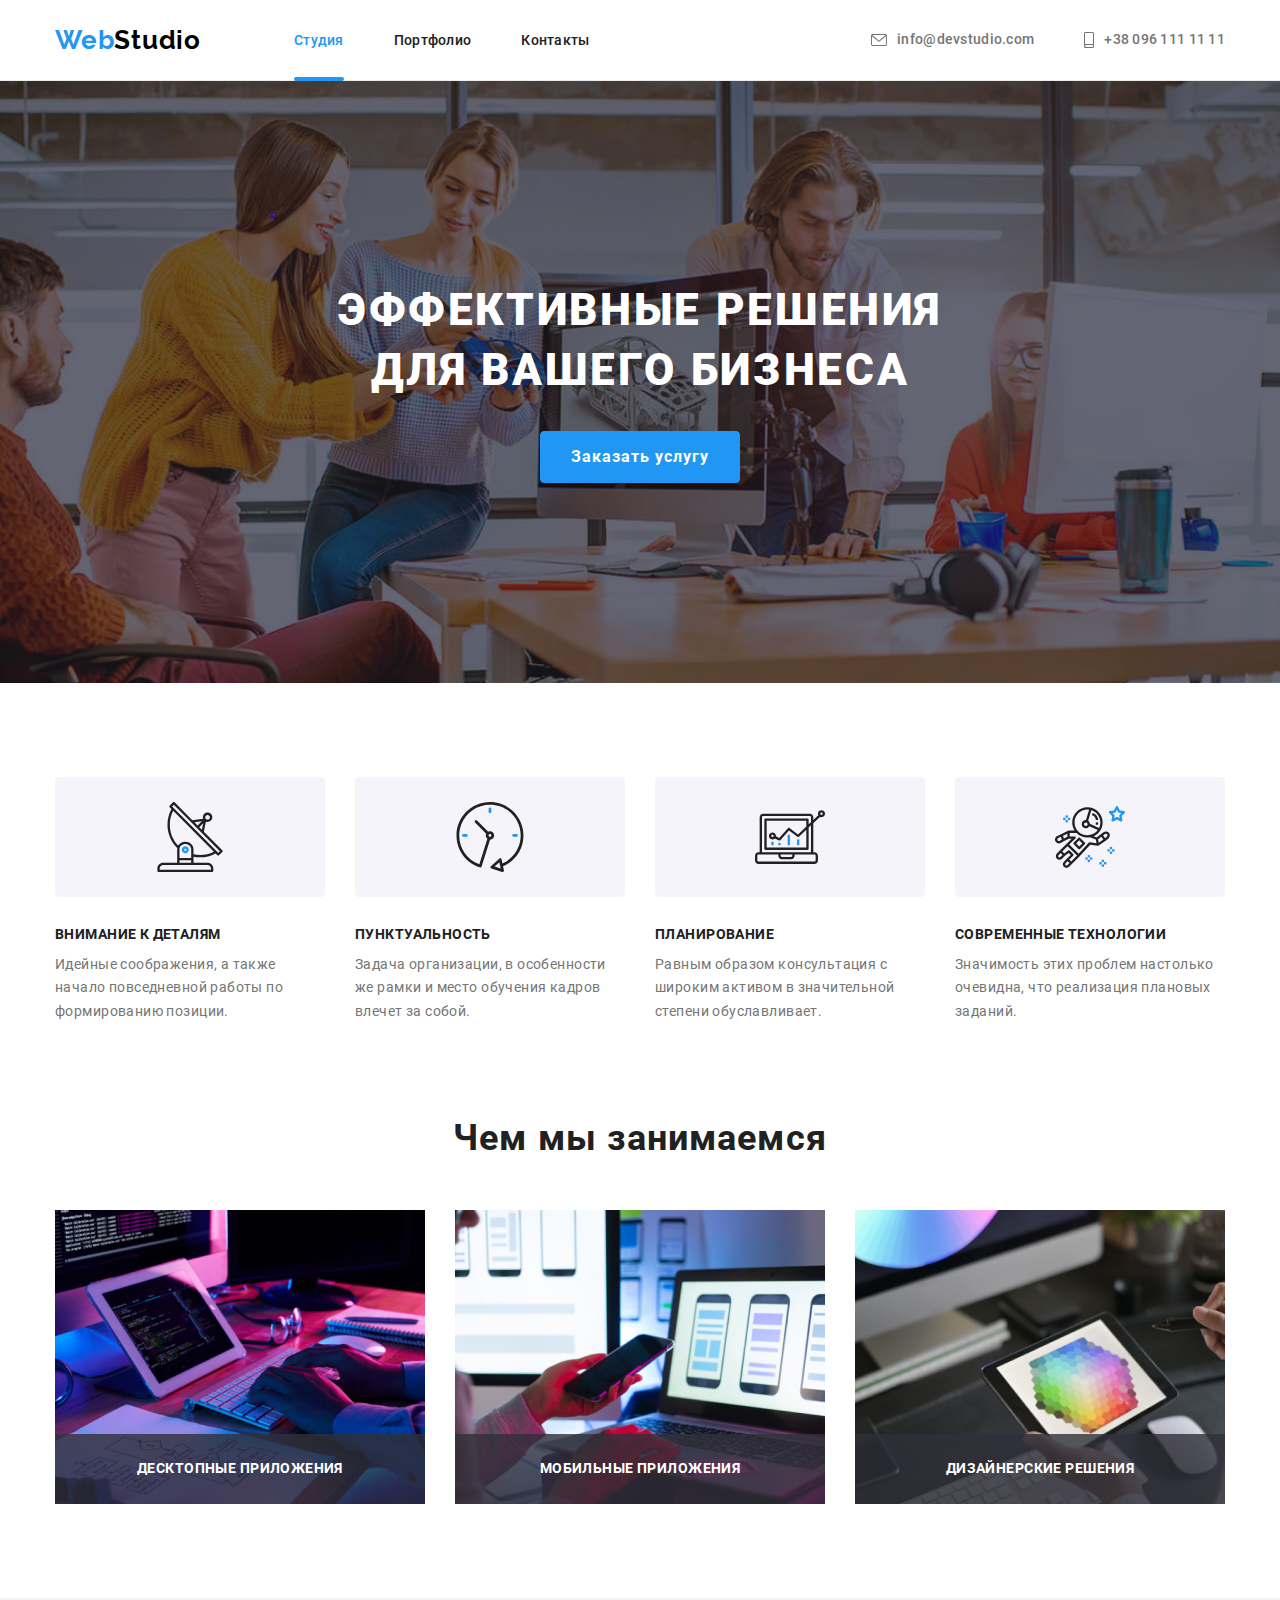
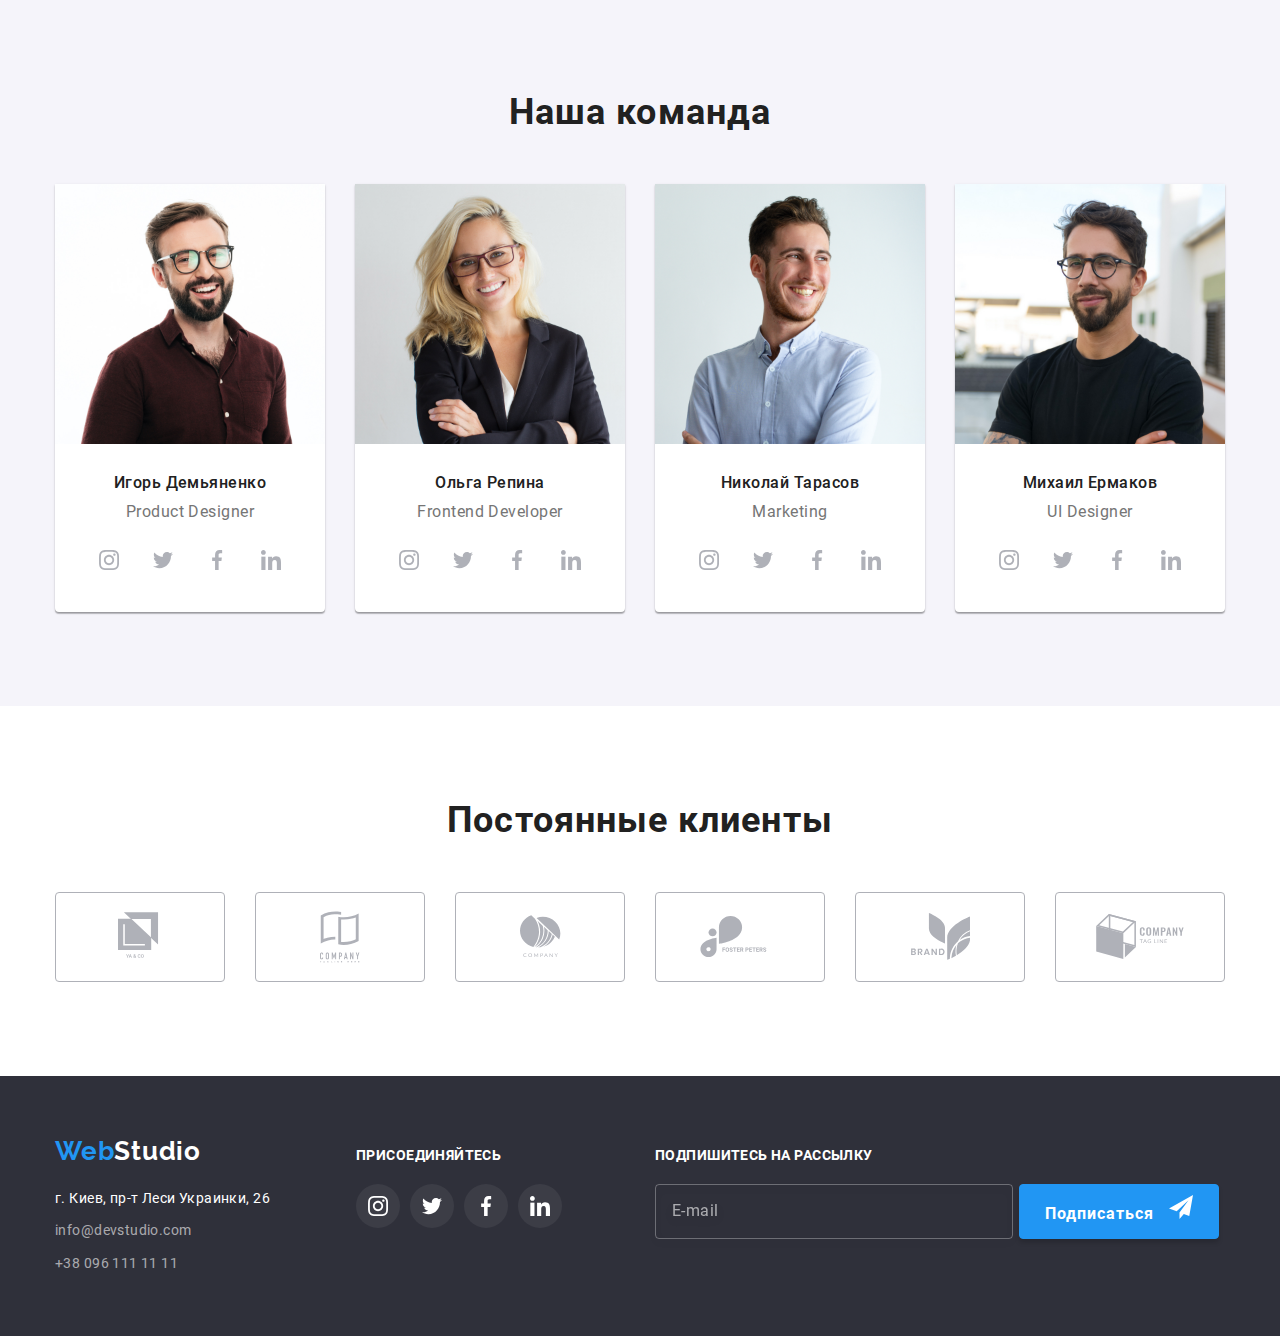
<file: index.html>
<!DOCTYPE html>
<html lang="ru">
<head>
    <meta charset="UTF-8">
    <meta name="viewport" content="width=device-width, initial-scale=1.0">
    <title>WebStudio</title>
    <link rel="stylesheet" href="https://cdnjs.cloudflare.com/ajax/libs/modern-normalize/1.0.0/modern-normalize.min.css">
    <link rel="stylesheet" href="./css/fonts.css">
    <link rel="stylesheet" href="./css/main.css">
</head>
<body>
    <header class="header">
        <div class="container">
            <nav class="nav">
                <a class="logo__link" href="./index.html">
                    Web<span class="black">Studio</span>
                </a>
        
                <ul class="nav__list">
                    <li class="nav__item">
                        <a class="nav__link active" href="./index.html">Студия</a>
                    </li>
                    <li class="nav__item">
                        <a class="nav__link" href="./portfolio.html">Портфолио</a>
                    </li>
                    <li class="nav__item">
                        <a class="nav__link" href="#">Контакты</a>
                    </li>
                </ul>
            </nav>
            <ul class="contacts">
                <li class="contacts__item">
                    <a class="contacts__link" href="mailto:info@devstudio.com">
                        <svg class="contacts__icon" width="16" height="12">
                            <use href="./images/sprite.svg#icon-envelope"></use>
                        </svg>
                        info@devstudio.com
                    </a>
                </li>
                <li class="contacts__item">
                    <a class="contacts__link" href="tel:+380961111111">
                        <svg class="contacts__icon" width="10" height="16">
                            <use href="./images/sprite.svg#icon-smartphone"></use>
                        </svg>
                        +38 096 111 11 11
                    </a>
                </li>
            </ul>
        </div>
    </header>
    <main>
        <!-- Hero -->
        <section class="hero">
            <h1 class="hero__title">Эффективные решения для вашего бизнеса</h1>
            <button class="hero__btn" type="button" data-modal-open>Заказать услугу</button>
        </section>

        <!-- Advantage -->
        <section class="advantage">
            <div class="container">
                <h2 class="visually-hidden">Достоинства</h2>
                <ul class="advantage__list">
                    <li class="advantage__item">
                        <div class="advantage__pic">
                            <svg class="advantage__icon" width="70" height="70">
                                <use href="./images/sprite.svg#icon-antenna"></use>
                            </svg>
                        </div>
                        <h3 class="advantage__title">Внимание к деталям</h3>
                        <p class="advantage__text">
                            Идейные соображения, а также начало повседневной работы по формированию позиции.
                        </p>
                    </li>
                    <li class="advantage__item">
                        <div class="advantage__pic">
                            <svg class="advantage__icon" width="70" height="70">
                                <use href="./images/sprite.svg#icon-clock"></use>
                            </svg>
                        </div>
                        <h3 class="advantage__title">Пунктуальность</h3>
                        <p class="advantage__text">
                            Задача организации, в особенности же рамки и место обучения кадров влечет за собой.
                        </p>
                    </li>
                    <li class="advantage__item">
                        <div class="advantage__pic">
                            <svg class="advantage__icon" width="70" height="70">
                                <use href="./images/sprite.svg#icon-diagram"></use>
                            </svg>
                        </div>
                        <h3 class="advantage__title">Планирование</h3>
                        <p class="advantage__text">
                            Равным образом консультация с широким активом в значительной степени обуславливает.
                        </p>
                    </li>
                    <li class="advantage__item">
                        <div class="advantage__pic">
                            <svg class="advantage__icon" width="70" height="70">
                                <use href="./images/sprite.svg#icon-astronaut"></use>
                            </svg>
                        </div>
                        <h3 class="advantage__title">Современные технологии</h3>
                        <p class="advantage__text">
                            Значимость этих проблем настолько очевидна, что реализация плановых заданий.
                        </p>
                    </li>
                </ul>
            </div>
        </section>

        <!-- Services -->
        <section class="services">
            <div class="container">
                <h2 class="title">Чем мы занимаемся</h2>
                <ul class="services__list">
                    <li class="services__item">
                        <h3 class="services__title">Десктопные приложения</h3>
                        <img class="services__img" src="./images/wedo/wedo1.jpg" alt="Разработка веб-сайта" width="370"
                            height="294">
                    </li>
                    <li class="services__item">
                        <h3 class="services__title">Мобильные приложения</h3>
                        <img class="services__mg" src="./images/wedo/wedo2.jpg" alt="Разработка мобильных приложений"
                            width="370" height="294">
                    </li>
                    <li class="services__item">
                        <h3 class="services__title">Дизайнерские решения</h3>
                        <img class="services__img" src="./images/wedo/wedo3.jpg" alt="Разработка веб-дизайна" width="370"
                            height="294">
                    </li>
                </ul>
            </div>
        </section>

        <!-- Our Team -->
        <section class="team">
            <div class="container">
                <h2 class="title">Наша команда</h2>
                <ul class="team__list">
                    <li class="team__worker">
                        <img class="worker__photo" src="./images/team/igor.jpg" alt="Игорь Демьяненко Дизайнер Продукции"
                            width="270" height="260">
                        <div class="worker__discription">
                            <h3 class="worker__name">Игорь Демьяненко</h3>
                            <p class="worker__post" lang="en">Product Designer</p>
                            <ul class="worker__social">
                                <li class="social__item">
                                    <a class="social__link" href="https://www.instagram.com" target="_blank">
                                        <svg class="social__network" width="20" height="20">
                                            <use href="./images/sprite.svg#icon-instagram"></use>
                                        </svg>
                                    </a>
                                </li>
                                <li class="social__item">
                                    <a class="social__link" href="https://twitter.com" target="_blank">
                                        <svg class="social__network" width="20" height="20">
                                            <use href="./images/sprite.svg#icon-twitter"></use>
                                        </svg>
                                    </a>
                                </li>
                                <li class="social__item">
                                    <a class="social__link" href="https://www.facebook.com" target="_blank">
                                        <svg class="social__network" width="20" height="20">
                                            <use href="./images/sprite.svg#icon-facebook"></use>
                                        </svg>
                                    </a>
                                </li>
                                <li class="social__item">
                                    <a class="social__link" href="https://www.linkedin.com" target="_blank">
                                        <svg class="social__network" width="20" height="20">
                                            <use href="./images/sprite.svg#icon-linkedin"></use>
                                        </svg>
                                    </a>
                                </li>
                            </ul>
                        </div>
                    </li>
                    <li class="team__worker">
                        <img class="worker__photo" src="./images/team/olga.jpg" alt="Ольга Репина Фронтенд-разработик"
                            width="270" height="260">
                        <div class="worker__discription">
                            <h3 class="worker__name">Ольга Репина</h3>
                            <p class="worker__post" lang="en">Frontend Developer</p>
                            <ul class="worker__social">
                                <li class="social__item">
                                    <a class="social__link" href="https://www.instagram.com" target="_blank">
                                        <svg class="social__network" width="20" height="20">
                                            <use href="./images/sprite.svg#icon-instagram"></use>
                                        </svg>
                                    </a>
                                </li>
                                <li class="social__item">
                                    <a class="social__link" href="https://twitter.com" target="_blank">
                                        <svg class="social__network" width="20" height="20">
                                            <use href="./images/sprite.svg#icon-twitter"></use>
                                        </svg>
                                    </a>
                                </li>
                                <li class="social__item">
                                    <a class="social__link" href="https://www.facebook.com" target="_blank">
                                        <svg class="social__network" width="20" height="20">
                                            <use href="./images/sprite.svg#icon-facebook"></use>
                                        </svg>
                                    </a>
                                </li>
                                <li class="social__item">
                                    <a class="social__link" href="https://www.linkedin.com" target="_blank">
                                        <svg class="social__network" width="20" height="20">
                                            <use href="./images/sprite.svg#icon-linkedin"></use>
                                        </svg>
                                    </a>
                                </li>
                            </ul>
                        </div>
                    </li>
                    <li class="team__worker">
                        <img class="worker__photo" src="./images/team/nikolay.jpg" alt="Николай Тарасов Маркетолог" width="270"
                            height="260">
                        <div class="worker__discription">
                            <h3 class="worker__name">Николай Тарасов</h3>
                            <p class="worker__post" lang="en">Marketing</p>
                            <ul class="worker__social">
                                <li class="social__item">
                                    <a class="social__link" href="https://www.instagram.com" target="_blank">
                                        <svg class="social__network" width="20" height="20">
                                            <use href="./images/sprite.svg#icon-instagram"></use>
                                        </svg>
                                    </a>
                                </li>
                                <li class="social__item">
                                    <a class="social__link" href="https://twitter.com" target="_blank">
                                        <svg class="social__network" width="20" height="20">
                                            <use href="./images/sprite.svg#icon-twitter"></use>
                                        </svg>
                                    </a>
                                </li>
                                <li class="social__item">
                                    <a class="social__link" href="https://www.facebook.com" target="_blank">
                                        <svg class="social__network" width="20" height="20">
                                            <use href="./images/sprite.svg#icon-facebook"></use>
                                        </svg>
                                    </a>
                                </li>
                                <li class="social__item">
                                    <a class="social__link" href="https://www.linkedin.com" target="_blank">
                                        <svg class="social__network" width="20" height="20">
                                            <use href="./images/sprite.svg#icon-linkedin"></use>
                                        </svg>
                                    </a>
                                </li>
                            </ul>
                        </div>
                    </li>
                    <li class="team__worker">
                        <img class="worker__photo" src="./images/team/michail.jpg" alt="Михаил Ермаков Дизайнер ПИ" width="270"
                            height="260">
                        <div class="worker__discription">
                            <h3 class="worker__name">Михаил Ермаков</h3>
                            <p class="worker__post" lang="en">UI Designer</p>
                            <ul class="worker__social">
                                <li class="social__item">
                                    <a class="social__link" href="https://www.instagram.com" target="_blank">
                                        <svg class="social__network" width="20" height="20">
                                            <use href="./images/sprite.svg#icon-instagram"></use>
                                        </svg>
                                    </a>
                                </li>
                                <li class="social__item">
                                    <a class="social__link" href="https://twitter.com" target="_blank">
                                        <svg class="social__network" width="20" height="20">
                                            <use href="./images/sprite.svg#icon-twitter"></use>
                                        </svg>
                                    </a>
                                </li>
                                <li class="social__item">
                                    <a class="social__link" href="https://www.facebook.com" target="_blank">
                                        <svg class="social__network" width="20" height="20">
                                            <use href="./images/sprite.svg#icon-facebook"></use>
                                        </svg>
                                    </a>
                                </li>
                                <li class="social__item">
                                    <a class="social__link" href="https://www.linkedin.com" target="_blank">
                                        <svg class="social__network" width="20" height="20">
                                            <use href="./images/sprite.svg#icon-linkedin"></use>
                                        </svg>
                                    </a>
                                </li>
                            </ul>
                        </div>
                    </li>
                </ul>
            </div>
        </section>
        <!-- Regular Customers -->
        <section class="customers">
            <div class="container">
                <h2 class="title">Постоянные клиенты</h2>
                <ul class="customers__list">
                    <li class="customers__item">
                        <a class="customers__link" href="/">
                            <svg class="customers__logo" width="44.27" height="49.23">
                                <use href="./images/sprite.svg#icon-client1"></use>
                            </svg>
                        </a>
                    </li>
                    <li class="customers__item">
                        <a class="customers__link" href="/">
                            <svg class="customers__logo" width="40" height="52">
                                <use href="./images/sprite.svg#icon-client2"></use>
                            </svg>
                        </a>
                    </li>
                    <li class="customers__item">
                        <a class="customers__link" href="/">
                            <svg class="customers__logo" width="41" height="42.6">
                                <use href="./images/sprite.svg#icon-client3"></use>
                            </svg>
                        </a>
                    </li>
                    <li class="customers-item">
                        <a class="customers__link" href="/">
                            <svg class="customers__logo" width="79.66" height="42.02">
                                <use href="./images/sprite.svg#icon-client4"></use>
                            </svg>
                        </a>
                    </li>
                    <li class="customers__item">
                        <a class="customers__link" href="/">
                            <svg class="customers__logo" width="59" height="47">
                                <use href="./images/sprite.svg#icon-client5"></use>
                            </svg>
                        </a>
                    </li>
                    <li class="customers__item">
                        <a class="customers__link" href="/">
                            <svg class="customers__logo" width="88.48" height="45.44">
                                <use href="./images/sprite.svg#icon-client6"></use>
                            </svg>
                        </a>
                    </li>
                </ul>
            </div>
        </section>
    </main>

    <footer class="footer">
        <div class="container">
            <!-- Contacts -->
            <div class="footer__address">
                <a href="./index.html" class="logo__link">
                    Web<span class="white">Studio</span>
                </a>
                <address class="address">
                    <ul class="address__list">
                        <li class="address__item">
                            <a class="address__map" href="https://goo.gl/maps/bj7WodvELnyaLLuA9" target="_blank">г. Киев,
                                пр-т Леси
                                Украинки, 26</a>
                        </li>
                        <li class="address__item">
                            <a class="address__link" href="mailto:info@devstudio.com">info@devstudio.com</a>
                        </li>
                        <li class="address__item">
                            <a class="address__link" href="tel:+380961111111">+38 096 111 11 11</a>
                        </li>
                    </ul>
                </address>
            </div>
            <div class="footer__social">
                <h2 class="footer__title">присоединяйтесь</h2>
                <ul class="footer-social__list">
                    <li class="footer-social__item">
                        <a class="footer-social__link" href="https://www.instagram.com" target="_blank">
                            <svg class="footer-social__icon" width="20" height="20">
                                <use href="./images/sprite.svg#icon-instagram"></use>
                            </svg>
                        </a>
                    </li>
                    <li class="footer-social__item">
                        <a class="footer-social__link" href="https://twitter.com" target="_blank">
                            <svg class="footer-social__icon" width="20" height="20">
                                <use href="./images/sprite.svg#icon-twitter"></use>
                            </svg>
                        </a>
                    </li>
                    <li class="footer-social__item">
                        <a class="footer-social__link" href="https://www.facebook.com" target="_blank">
                            <svg class="footer-social__icon" width="20" height="20">
                                <use href="./images/sprite.svg#icon-facebook"></use>
                            </svg>
                        </a>
                    </li>
                    <li class="footer-social__item">
                        <a class="footer-social__link" href="https://www.linkedin.com" target="_blank">
                            <svg class="footer-social__icon" width="20" height="20">
                                <use href="./images/sprite.svg#icon-linkedin"></use>
                            </svg>
                        </a>
                    </li>
                </ul>
            </div>
            <!-- Subscriotion -->
            <form class="subs__form">
                <p class="footer__title">Подпишитесь на рассылку</p>
                <div class="subscription">
                    <label for="subs__email"></label>
                    <input class="subs__input" id="subs-email" name="subs-email" type="email" placeholder="E-mail"
                        autocomplete="email">
                    <button class="subs__btn" type="submit">Подписаться
                        <svg class="icon__send" width="24" height="24">
                            <use href="./images/sprite.svg#icon-send"></use>
                        </svg>
                    </button>
                </div>
            </form>
        </div>
    </footer>
    
    <!-- Modal Button -->
    <div class="backdrop is-hidden" data-modal>
        <div class="modal">
            <button class="modal__btn" type="button" data-modal-close>
                <svg class="icon__close" width="11px" height="11px">
                    <use href="./images/sprite.svg#icon-close"></use>
                </svg>
            </button>
            <form class="form">
                <b class="form__title">Оставьте свои данные, мы вам перезвоним</b>
                <div class="form__field">
                    <label class="field__label" for="name">Имя</label>
                    <input class="field__input" id="name" type="text" name="name" autocomplete="name">
                    <svg class="icon__input" width="18px" height="18px">
                        <use href="./images/sprite.svg#icon-person"></use>
                    </svg>
                </div>
                <div class="form__field">
                    <label class="field__label" for="tel">Телефон</label>
                    <input class="field__input" id="tel" type="tel" name="tel" autocomplete="tel">
                    <svg class="icon__input" width="18px" height="18px">
                        <use href="./images/sprite.svg#icon-phone"></use>
                    </svg>
                </div>
                <div class="form__field">
                    <label class="field__label" for="email">Почта</label>
                    <input class="field__input" id="email" type="email" name="email" autocomplete="email">
                    <svg class="icon__input" width="18px" height="18px">
                        <use href="./images/sprite.svg#icon-email"></use>
                    </svg>
                </div>
                <div class="form__field comment">
                    <label class="field__label" for="comment">Комментарий</label>
                    <textarea class="field__input textarea" id="comment" name="comment"
                        placeholder="Введите текст"></textarea>
                </div>
                <div class="form__check">
                    <input class="check__input" type="checkbox" id="check" name="privacy">
                    <label class="check__label" for="check">Соглашаюсь с рассылкой и принимаю<a class="policy__link"
                            href="https://policies.google.com/terms?hl=ru-UA&fg=1">Условия договора</a></label>
                </div>
                <button class="send__btn" type="submit">Отправить</button>
    
            </form>
        </div>
    </div>
    <script src="./js/modal.js"></script>
</body>
</html>
</file>
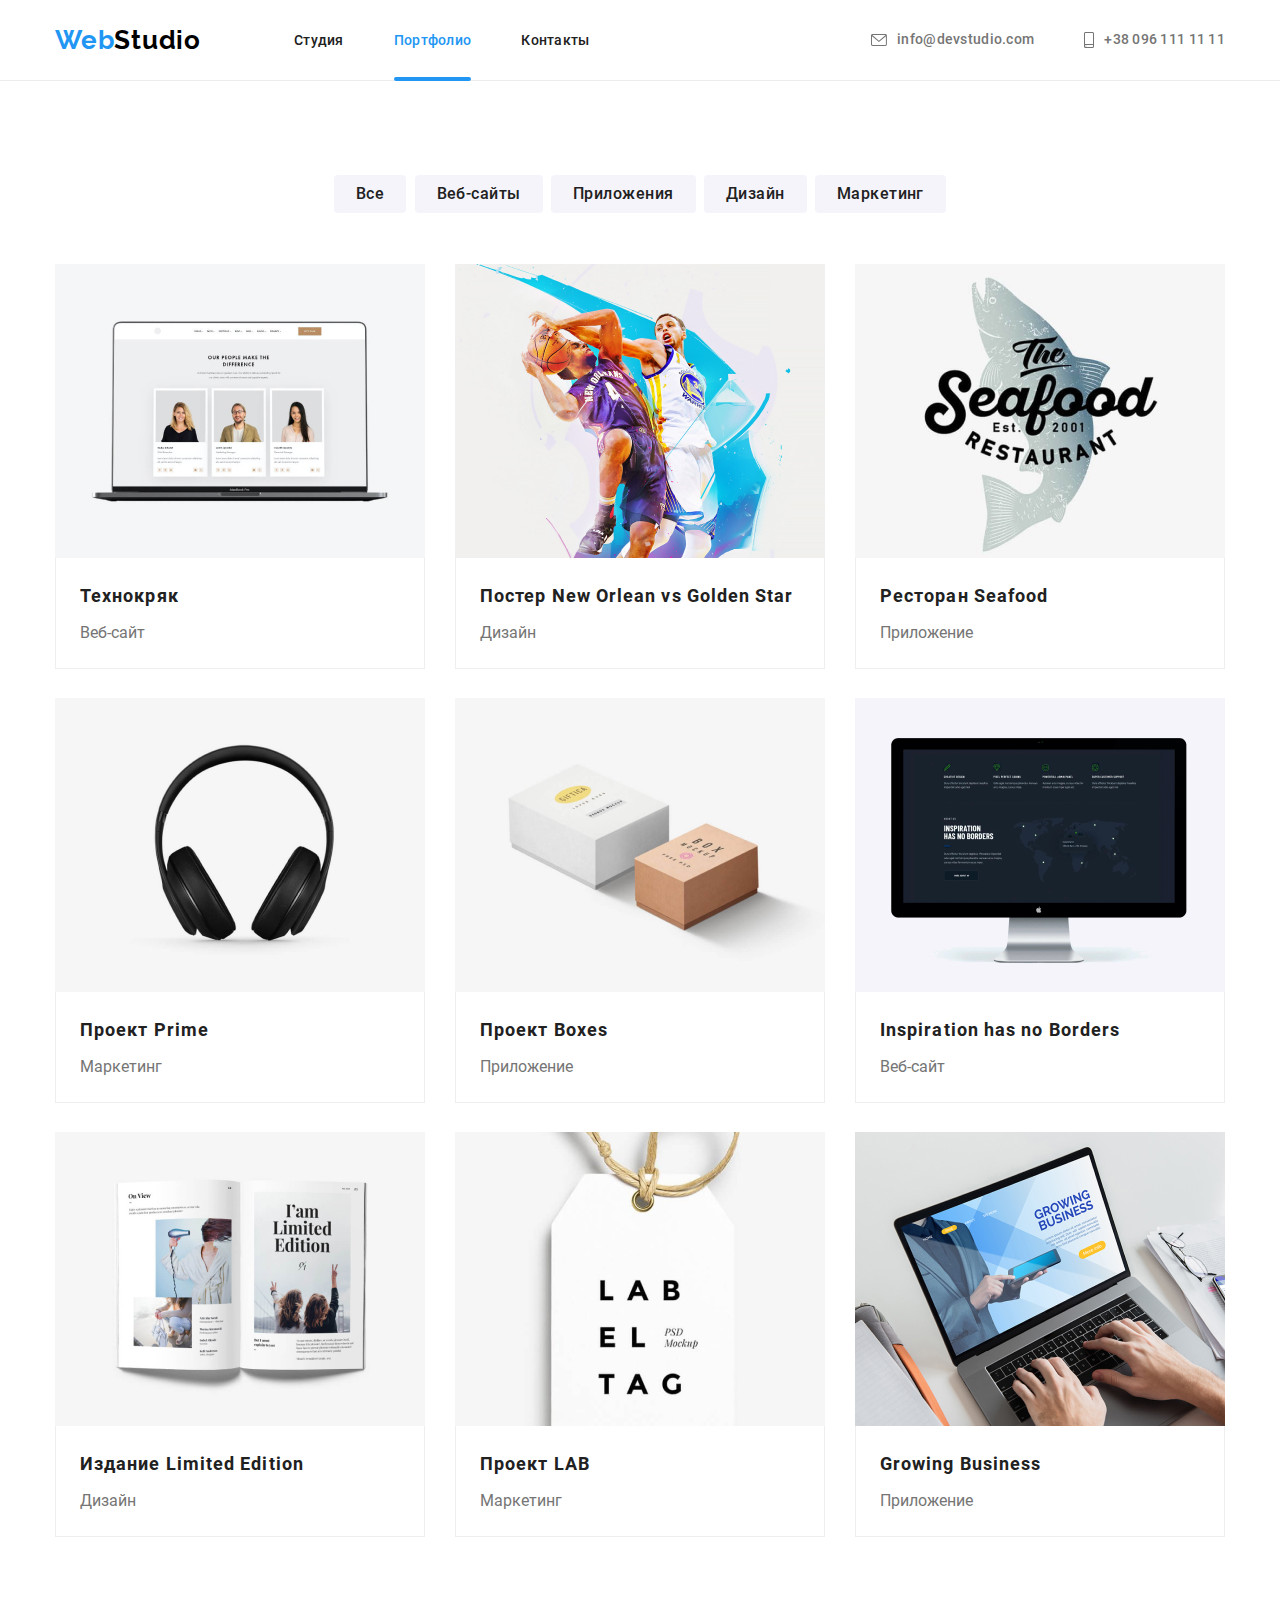
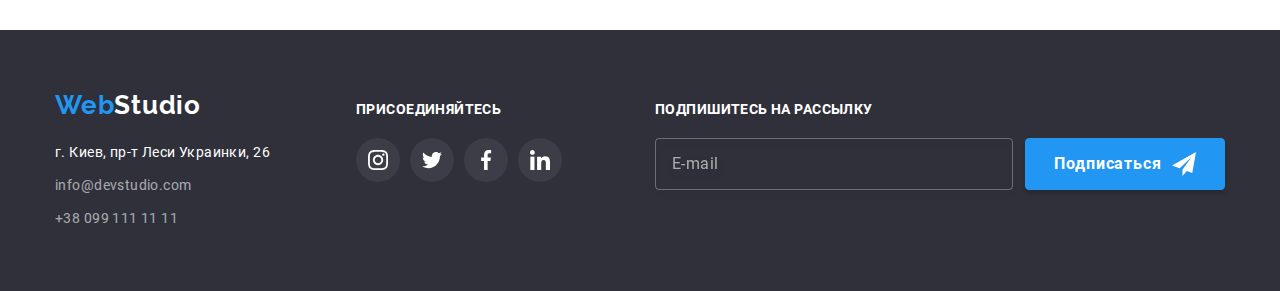
<file: portfolio.html>
<!DOCTYPE html>
<html lang="ru">

<head>
    <meta charset="UTF-8">
    <meta name="viewport" content="width=device-width, initial-scale=1.0">
    <title>Портфолио</title>
    <link rel="stylesheet"
        href="https://cdnjs.cloudflare.com/ajax/libs/modern-normalize/1.0.0/modern-normalize.min.css">
    <link rel="stylesheet" href="./css/fonts.css">
    <link rel="stylesheet" href="./css/portfolio.css">
</head>
<body>
    <header class="header">
        <div class="container">
            <!-- Navigation -->
            <nav class="nav">
                <a class="logo__link" href="./index.html">
                    Web<span class="black">Studio</span>
                </a>

                <ul class="nav__list">
                    <li class="nav__item">
                        <a class="nav__link" href="./index.html">Студия</a>
                    </li>
                    <li class="nav__item">
                        <a class="nav__link active" href="./portfolio.html">Портфолио</a>
                    </li>
                    <li class="nav__item">
                        <a class="nav__link" href="#">Контакты</a>
                    </li>
                </ul>
            </nav>
            <ul class="contacts">
                <li class="contacts__item">
                    <a class="contacts__link" href="mailto:info@devstudio.com">
                        <svg class="contacts__icon" width="16" height="12">
                            <use href="./images/sprite.svg#icon-envelope"></use>
                        </svg>
                        info@devstudio.com
                    </a>
                </li>
                <li class="contacts__item">
                    <a class="contacts__link" href="tel:+380961111111">
                        <svg class="contacts__icon" width="10" height="16">
                            <use href="./images/sprite.svg#icon-smartphone"></use>
                        </svg>
                        +38 096 111 11 11
                    </a>
                </li>
            </ul>
        </div>
    </header>
    <main>
        <!-- Portfolio -->
        <section class="portfolio">
            <div class="container">
                <h1 class="visually-hidden">Портфолио</h1>
                <ul class="filters">
                    <li class="filters__item">
                        <button class="filters__button" type="button">Все</button>
                    </li>
                    <li class="filters__item">
                        <button class="filters__button" type="button">Веб-сайты</button>
                    </li>
                    <li class="filters__item">
                        <button class="filters__button" type="button">Приложения</button>
                    </li>
                    <li class="filters__item">
                        <button class="filters__button" type="button">Дизайн</button>
                    </li>
                    <li class="filters__item">
                        <button class="filters__button" type="button">Маркетинг</button>
                    </li>
                </ul>
    
                <!-- Projects -->
                <ul class="projects">
                    <li class="projects__list">
                        <a class="projects__link" href="#">
                            <div class="thumb">
                                <p class="overlay">Технокряк это современная площадка распространения коронавируса. Компании
                                    используют эту платформу для цифрового
                                    шпионажа и атак на защищённые сервера конкурентов.</p>
                                <img class="projects__img" src="images/portfolio/tehno.jpg" alt="Технокряк" width="380"
                                    height="294">
                            </div>
                            <div class="projects__discription">
                                <h3 class="projects__name">Технокряк</h3>
                                <p class="projects__title">Веб-сайт</p>
                            </div>
                        </a>
                    </li>
                    <li class="projects__list">
                        <a class="projects__link" href="#">
                            <div class="thumb">
                                <p class="overlay">Технокряк это современная площадка распространения коронавируса. Компании
                                    используют эту платформу для цифрового
                                    шпионажа и атак на защищённые сервера конкурентов.</p>
                                <img class="projects__img" src="images/portfolio/poster.jpg"
                                    alt="Постер New Orlean vs Golden Star" width="380" height="294">
                            </div>
                            <div class="projects__discription">
                                <h3 class="projects__name">Постер New Orlean vs Golden Star</h3>
                                <p class="projects__title">Дизайн</p>
                            </div>
                        </a>
                    </li>
                    <li class="projects__list">
                        <a class="projects__link" href="#">
                            <div class="thumb">
                                <p class="overlay">Технокряк это современная площадка распространения коронавируса. Компании
                                    используют эту платформу для цифрового
                                    шпионажа и атак на защищённые сервера конкурентов.</p>
                                <img class="projects__img" src="images/portfolio/seafood.jpg" alt="Ресторан Seafood"
                                    width="380" height="294">
                            </div>
                            <div class="projects__discription">
                                <h3 class="projects__name">Ресторан Seafood</h3>
                                <p class="projects__title">Приложение</p>
                            </div>
                        </a>
                    </li>
                    <li class="projects__list">
                        <a class="projects__link" href="#">
                            <div class="thumb">
                                <p class="overlay">Технокряк это современная площадка распространения коронавируса. Компании
                                    используют эту платформу для цифрового
                                    шпионажа и атак на защищённые сервера конкурентов.</p>
                                <img class="projects__img" src="images/portfolio/prime.jpg" alt="Проект Prime" width="380"
                                    height="294">
                            </div>
                            <div class="projects__discription">
                                <h3 class="projects__name">Проект Prime</h3>
                                <p class="projects__title">Маркетинг</p>
                            </div>
                        </a>
                    </li>
                    <li class="projects__list">
                        <a class="projects__link" href="#">
                            <div class="thumb">
                                <p class="overlay">Технокряк это современная площадка распространения коронавируса. Компании
                                    используют эту платформу для цифрового
                                    шпионажа и атак на защищённые сервера конкурентов.</p>
                                <img class="projects__img" src="images/portfolio/boxes.jpg" alt="Проект Boxes" width="380"
                                    height="294">
                            </div>
                            <div class="projects__discription">
                                <h3 class="projects__name">Проект Boxes</h3>
                                <p class="projects__title">Приложение</p>
                            </div>
                        </a>
                    </li>
                    <li class="projects__list">
                        <a class="projects__link" href="#">
                            <div class="thumb">
                                <p class="overlay">Технокряк это современная площадка распространения коронавируса. Компании
                                    используют эту платформу для цифрового
                                    шпионажа и атак на защищённые сервера конкурентов.</p>
                                <img class="projects__img" src="images/portfolio/inspiration.jpg"
                                    alt="Inspiration has no Borders" width="380" height="294">
                            </div>
                            <div class="projects__discription">
                                <h3 class="projects__name">Inspiration has no Borders</h3>
                                <p class="projects__title">Веб-сайт</p>
                            </div>
                        </a>
                    </li>
                    <li class="projects__list">
                        <a class="projects__link" href="#">
                            <div class="thumb">
                                <p class="overlay">Технокряк это современная площадка распространения коронавируса. Компании
                                    используют эту платформу для цифрового
                                    шпионажа и атак на защищённые сервера конкурентов.</p>
                                <img class="projects__img" src="images/portfolio/limited.jpg" alt="Издание Limited Edition"
                                    width="380" height="294">
                            </div>
                            <div class="projects__discription">
                                <h3 class="projects__name">Издание Limited Edition</h3>
                                <p class="projects__title">Дизайн</p>
                            </div>
                        </a>
                    </li>
                    <li class="projects__list">
                        <a class="projects__link" href="#">
                            <div class="thumb">
                                <p class="overlay">Технокряк это современная площадка распространения коронавируса. Компании
                                    используют эту платформу для цифрового
                                    шпионажа и атак на защищённые сервера конкурентов.</p>
                                <img class="projects__img" src="images/portfolio/lab.jpg" alt="Проект LAB" width="380"
                                    height="294">
                            </div>
                            <div class="projects__discription">
                                <h3 class="projects__name">Проект LAB</h3>
                                <p class="projects__title">Маркетинг</p>
                            </div>
                        </a>
                    </li>
                    <li class="projects__list">
                        <a class="projects__link" href="#">
                            <div class="thumb">
                                <p class="overlay">Технокряк это современная площадка распространения коронавируса. Компании
                                    используют эту платформу для цифрового
                                    шпионажа и атак на защищённые сервера конкурентов.</p>
                                <img class="projects__img" src="images/portfolio/growing.jpg" alt="Growing Business"
                                    width="380" height="294">
                            </div>
                            <div class="projects__discription">
                                <h3 class="projects__name">Growing Business</h3>
                                <p class="projects__title">Приложение</p>
                            </div>
                        </a>
                    </li>
                </ul>
            </div>
        </section>
    </main>
    
    <footer class="footer">
        <div class="container">
            <!-- Contacts-->
            <div class="footer__address">
                <a class="logo__link" href="./index.html">
                    Web<span class="white">Studio</span>
                </a>
                <address class="address">
                    <ul class="address__list">
                        <li class="address__item">
                            <a class="address__map" href="https://goo.gl/maps/bj7WodvELnyaLLuA9" target="_blank">г. Киев,
                                пр-т Леси Украинки, 26</a>
                        </li>
                        <li class="address__item">
                            <a class="address__link" href="mailto:info@devstudio.com">info@devstudio.com</a>
                        </li>
                        <li class="address__item">
                            <a class="address__link" href="tel:+380961111111">+38 099 111 11 11</a>
                        </li>
                    </ul>
                </address>
            </div>
            <div class="footer__social">
                <h2 class="footer__title">присоединяйтесь</h2>
                <ul class="footer-social__list">
                    <li class="footer-social__item">
                        <a class="footer-social__link" href="https://www.instagram.com" target="_blank">
                            <svg class="footer-social__icon" width="20" height="20">
                                <use href="./images/sprite.svg#icon-instagram"></use>
                            </svg>
                        </a>
                    </li>
                    <li class="footer-social__item">
                        <a class="footer-social__link" href="https://twitter.com" target="_blank">
                            <svg class="footer-social__icon" width="20" height="20">
                                <use href="./images/sprite.svg#icon-twitter"></use>
                            </svg>
                        </a>
                    </li>
                    <li class="footer-social__item">
                        <a class="footer-social__link" href="https://www.facebook.com" target="_blank">
                            <svg class="footer-social__icon" width="20" height="20">
                                <use href="./images/sprite.svg#icon-facebook"></use>
                            </svg>
                        </a>
                    </li>
                    <li class="footer-social__item">
                        <a class="footer-social__link" href="https://www.linkedin.com" target="_blank">
                            <svg class="footer-social__icon" width="20" height="20">
                                <use href="./images/sprite.svg#icon-linkedin"></use>
                            </svg>
                        </a>
                    </li>
                </ul>
            </div>
            <!-- Subscriotion -->
            <form class="subs__form">
                <p class="footer__title">Подпишитесь на рассылку</p>
                <div class="subscription">
                    <label for="subs__email"></label>
                    <input class="subs__input" id="subs-email" name="subs-email" type="email" placeholder="E-mail"
                        autocomplete="email">
                    <button class="subs__btn" type="submit">Подписаться
                        <svg class="icon__send" width="24" height="24">
                            <use href="./images/sprite.svg#icon-send"></use>
                        </svg>
                    </button>
                </div>
            </form>
        </div>
    </footer>
</body>
</html>
</file>
<file: css/fonts.css>
@font-face {
  font-family: 'Roboto';
  src: url("../font/Roboto-Bold.woff2") format("woff2"), url("../font/Roboto-Bold.woff") format("woff");
  font-weight: 700;
  font-style: normal;
}

@font-face {
  font-family: 'Roboto';
  src: url("../font/Roboto-Regular.woff2") format("woff2"), url("../font/Roboto-Regular.woff") format("woff");
  font-weight: 400;
  font-style: normal;
}

@font-face {
  font-family: 'Roboto';
  src: url("../font/Roboto-Black.woff2") format("woff2"), url("../font/Roboto-Black.woff") format("woff");
  font-weight: 900;
  font-style: normal;
}

@font-face {
  font-family: 'Roboto';
  src: url("../font/Roboto-Medium.woff2") format("woff2"), url("../font/Roboto-Medium.woff") format("woff");
  font-weight: 500;
  font-style: normal;
}

@font-face {
  font-family: 'Raleway';
  src: url("../font/Raleway-Bold.woff2") format("woff2"), url("../font/Raleway-Bold.woff") format("woff");
  font-weight: 700;
  font-style: normal;
}
/*# sourceMappingURL=fonts.css.map */
</file>
<file: css/main.css>
:root {
  --primary-text-color: #212121;
  --secondary-text-color: #757575;
  --accent-text-color: #2196f3;
  --white-color: #ffffff;
  --roboto-font: 'Roboto', sans-serif;
  --raleway-font: 'Raleway', sans-serif;
}

.visually-hidden {
  position: absolute;
  width: 1px;
  height: 1px;
  margin: -1px;
  border: 0;
  padding: 0;
  white-space: nowrap;
  -webkit-clip-path: inset(100%);
          clip-path: inset(100%);
  clip: rect(0 0 0 0);
  overflow: hidden;
}

html {
  -webkit-box-sizing: border-box;
          box-sizing: border-box;
}

*,
*::before,
*::after {
  -webkit-box-sizing: inherit;
          box-sizing: inherit;
}

body {
  font-family: var(--roboto-font);
}

h1,
h2,
h3,
p {
  margin: 0;
}

ul {
  list-style: none;
  margin: 0;
  padding: 0;
}

a {
  text-decoration: none;
}

img {
  display: block;
  max-width: 100%;
  height: auto;
}

.container {
  width: 1200px;
  padding: 0 15px;
  margin: 0 auto;
}

.title {
  margin-bottom: 50px;
  color: var(--primary-text-color);
  font-size: 36px;
  font-weight: 700;
  font-style: normal;
  text-align: center;
  line-height: 1.16;
  letter-spacing: 0.03em;
}

.logo__link {
  font-family: var(--raleway-font);
  color: var(--accent-text-color);
  font-weight: 700;
  font-size: 26px;
  font-style: normal;
  line-height: 1.19;
  letter-spacing: 0.03em;
}

.black {
  color: #000000;
}

.white {
  color: var(--white-color);
}

.header {
  border-bottom: 1px solid #ececec;
}

.header .container {
  display: -webkit-box;
  display: -ms-flexbox;
  display: flex;
  -webkit-box-align: center;
      -ms-flex-align: center;
          align-items: center;
}

.nav {
  display: -webkit-box;
  display: -ms-flexbox;
  display: flex;
  -webkit-box-align: center;
      -ms-flex-align: center;
          align-items: center;
}

.nav__list {
  display: -webkit-box;
  display: -ms-flexbox;
  display: flex;
  -webkit-box-align: center;
      -ms-flex-align: center;
          align-items: center;
  margin-left: 93px;
}

.nav__item:not(:last-child),
.contacts__item:not(:last-child) {
  margin-right: 50px;
}

.contacts {
  display: -webkit-box;
  display: -ms-flexbox;
  display: flex;
  -webkit-box-align: center;
      -ms-flex-align: center;
          align-items: center;
  margin-left: auto;
}

.nav__link {
  color: var(--primary-text-color);
}

.active {
  color: var(--accent-text-color);
}

.active::after {
  content: '';
  position: absolute;
  left: 0;
  bottom: 0;
  display: block;
  width: 100%;
  height: 4px;
  background-color: var(--accent-text-color);
  border-radius: 2px;
  -webkit-transform: translateY(25%);
          transform: translateY(25%);
}

.contacts__link {
  display: -webkit-box;
  display: -ms-flexbox;
  display: flex;
  -webkit-box-align: center;
      -ms-flex-align: center;
          align-items: center;
  color: var(--secondary-text-color);
}

.contacts__link,
.nav__link {
  position: relative;
  padding-top: 32px;
  padding-bottom: 32px;
  font-size: 14px;
  font-weight: 500;
  font-style: normal;
  line-height: 1.14;
  letter-spacing: 0.02em;
  -webkit-transition: color 250ms cubic-bezier(0.4, 0, 0.2, 1);
  transition: color 250ms cubic-bezier(0.4, 0, 0.2, 1);
}

.contacts__link:hover, .contacts__link:focus,
.nav__link:hover,
.nav__link:focus {
  color: var(--accent-text-color);
}

.contacts__icon {
  fill: currentColor;
  margin-right: 10px;
  vertical-align: middle;
}

.footer {
  padding-top: 60px;
  padding-bottom: 60px;
  background-color: #2f303a;
}

.footer .container {
  display: -webkit-box;
  display: -ms-flexbox;
  display: flex;
  justify-self: start;
  -webkit-box-align: baseline;
      -ms-flex-align: baseline;
          align-items: baseline;
}

.footer__address {
  width: 231px;
}

.footer__social {
  margin-left: 70px;
}

.footer-social__item {
  width: 44px;
  height: 44px;
}

.footer-social__list {
  display: -webkit-box;
  display: -ms-flexbox;
  display: flex;
  -webkit-box-pack: justify;
      -ms-flex-pack: justify;
          justify-content: space-between;
  width: 206px;
}

.footer-social__link {
  display: -webkit-box;
  display: -ms-flexbox;
  display: flex;
  -webkit-box-pack: center;
      -ms-flex-pack: center;
          justify-content: center;
  -webkit-box-align: center;
      -ms-flex-align: center;
          align-items: center;
  width: 44px;
  height: 44px;
  border-radius: 50%;
  color: var(--white-color);
  background-color: #ffffff10;
  -webkit-transition: background-color 250ms cubic-bezier(0.4, 0, 0.2, 1);
  transition: background-color 250ms cubic-bezier(0.4, 0, 0.2, 1);
}

.footer-social__link:hover, .footer-social__link:focus {
  background-color: var(--accent-text-color);
  color: var(--white-color);
}

.footer-social__icon {
  fill: currentColor;
}

.footer__title {
  display: inline-block;
  margin-bottom: 20px;
  font-family: var(--roboto-font);
  color: var(--white-color);
  font-style: normal;
  font-weight: 700;
  font-size: 14px;
  line-height: 1.14;
  letter-spacing: 0.03em;
  text-transform: uppercase;
}

.address {
  margin-top: 20px;
}

.address__map {
  color: var(--white-color);
  font-size: 14px;
  font-weight: 400;
  font-style: normal;
  line-height: 1.71;
  letter-spacing: 0.03em;
}

.address__item:not(:last-child) {
  margin-bottom: 9px;
}

.address__link {
  color: rgba(255, 255, 255, 0.6);
  font-size: 14px;
  font-weight: 400;
  font-style: normal;
  line-height: 1.71;
  letter-spacing: 0.03em;
}

.subs__form {
  display: block;
  margin-left: 93px;
  width: 570px;
}

.subs__btn {
  display: -webkit-box;
  display: -ms-flexbox;
  display: flex;
  -webkit-box-pack: center;
      -ms-flex-pack: center;
          justify-content: center;
  -webkit-box-align: center;
      -ms-flex-align: center;
          align-items: center;
  margin-left: 12px;
}

.icon__send {
  margin-left: 10px;
  fill: currentColor;
}

.subscription {
  display: -webkit-box;
  display: -ms-flexbox;
  display: flex;
}

.subs__input {
  padding: 15px 16px;
  min-width: 358px;
  min-height: 50px;
  border: 1px solid rgba(255, 255, 255, 0.3);
  -webkit-filter: drop-shadow(0px 4px 4px rgba(0, 0, 0, 0.15));
          filter: drop-shadow(0px 4px 4px rgba(0, 0, 0, 0.15));
  border-radius: 4px;
  background-color: transparent;
  color: #ffffff;
  -webkit-transition: outline 250ms cubic-bezier(0.4, 0, 0.2, 1);
  transition: outline 250ms cubic-bezier(0.4, 0, 0.2, 1);
}

.subs__input:focus {
  outline: 1px solid var(--accent-text-color);
}

.subs__input::-webkit-input-placeholder {
  font-size: 16px;
  line-height: 1.25;
  letter-spacing: 0.03em;
  color: rgba(255, 255, 255, 0.6);
}

.subs__input:-ms-input-placeholder {
  font-size: 16px;
  line-height: 1.25;
  letter-spacing: 0.03em;
  color: rgba(255, 255, 255, 0.6);
}

.subs__input::-ms-input-placeholder {
  font-size: 16px;
  line-height: 1.25;
  letter-spacing: 0.03em;
  color: rgba(255, 255, 255, 0.6);
}

.subs__input::placeholder {
  font-size: 16px;
  line-height: 1.25;
  letter-spacing: 0.03em;
  color: rgba(255, 255, 255, 0.6);
}

.hero__btn,
.subs__btn,
.send__btn {
  display: block;
  margin: 0 auto;
  padding: 10px 0;
  min-width: 200px;
  min-height: 50px;
  border-radius: 4px;
  border: 1px solid var(--accent-text-color);
  color: var(--white-color);
  background-color: var(--accent-text-color);
  font-size: 16px;
  font-weight: 700;
  font-style: normal;
  letter-spacing: 0.06em;
  line-height: 1.87;
  -webkit-box-align: center;
      -ms-flex-align: center;
          align-items: center;
  cursor: pointer;
  -webkit-box-shadow: 0px 4px 4px rgba(0, 0, 0, 0.15);
          box-shadow: 0px 4px 4px rgba(0, 0, 0, 0.15);
}

.modal__btn {
  display: -webkit-box;
  display: -ms-flexbox;
  display: flex;
  -webkit-box-pack: center;
      -ms-flex-pack: center;
          justify-content: center;
  -webkit-box-align: center;
      -ms-flex-align: center;
          align-items: center;
  position: absolute;
  top: 8px;
  right: 8px;
  cursor: pointer;
  width: 30px;
  height: 30px;
  border: 1px solid rgba(0, 0, 0, 0.1);
  border-radius: 50%;
  background: var(--white-color);
  fill: 212121;
  -webkit-transition: fill 250ms cubic-bezier(0.4, 0, 0.2, 1);
  transition: fill 250ms cubic-bezier(0.4, 0, 0.2, 1);
}

.modal__btn:hover, .modal__btn:focus {
  fill: var(--accent-text-color);
}

.backdrop {
  position: fixed;
  top: 0;
  left: 0;
  min-width: 100%;
  min-height: 100%;
  background-color: rgba(0, 0, 0, 0.2);
  opacity: 1;
  -webkit-transition: opacity 700ms linear;
  transition: opacity 700ms linear;
}

.backdrop.is-hidden {
  opacity: 0;
  visibility: none;
  pointer-events: none;
}

.modal {
  position: absolute;
  top: 50%;
  left: 50%;
  -webkit-transform: translate(-50%, -50%) scale(1);
          transform: translate(-50%, -50%) scale(1);
  -webkit-transition: -webkit-transform 700ms cubic-bezier(0.42, 0, 0.58, 1);
  transition: -webkit-transform 700ms cubic-bezier(0.42, 0, 0.58, 1);
  transition: transform 700ms cubic-bezier(0.42, 0, 0.58, 1);
  transition: transform 700ms cubic-bezier(0.42, 0, 0.58, 1), -webkit-transform 700ms cubic-bezier(0.42, 0, 0.58, 1);
  padding: 40px;
  width: 528px;
  height: 581px;
  border-radius: 4px;
  background-color: var(--white-color);
  -webkit-box-shadow: 0px 1px 3px rgba(0, 0, 0, 0.12), 0px 1px 1px rgba(0, 0, 0, 0.14), 0px 2px 1px rgba(0, 0, 0, 0.2);
          box-shadow: 0px 1px 3px rgba(0, 0, 0, 0.12), 0px 1px 1px rgba(0, 0, 0, 0.14), 0px 2px 1px rgba(0, 0, 0, 0.2);
}

.backdrop.is-hidden .modal {
  -webkit-transform: translate(-50%, -50%) scale(0);
          transform: translate(-50%, -50%) scale(0);
}

.form__title {
  display: block;
  margin-bottom: 12px;
  font-weight: 700;
  font-size: 20px;
  line-height: 1.15;
  text-align: center;
  letter-spacing: 0.03em;
  color: var(--primary-text-color);
}

.form__field {
  position: relative;
  display: -webkit-box;
  display: -ms-flexbox;
  display: flex;
  -webkit-box-orient: vertical;
  -webkit-box-direction: normal;
      -ms-flex-direction: column;
          flex-direction: column;
  margin-bottom: 10px;
}

.form__field .comment {
  margin-bottom: 20px;
}

.field__label {
  margin-bottom: 4px;
  font-size: 12px;
  line-height: 1.16;
  letter-spacing: 0.01em;
  color: var(--secondary-text-color);
}

.field__input {
  min-width: 100%;
  height: 40px;
  border: 1px solid rgba(33, 33, 33, 0.2);
  border-radius: 4px;
  padding-left: 42px;
  cursor: pointer;
  -webkit-transition: border-color 250ms cubic-bezier(0.4, 0, 0.2, 1);
  transition: border-color 250ms cubic-bezier(0.4, 0, 0.2, 1);
}

.field__input:focus {
  border-color: var(--accent-text-color);
  outline: none;
}

.field__input:focus + .icon__input {
  fill: var(--accent-text-color);
}

.field__input.textarea {
  height: 120px;
  padding: 12px 16px;
}

.field__input.textarea::-webkit-input-placeholder {
  font-size: 12px;
  line-height: 1.16;
  letter-spacing: 0.01em;
  color: rgba(117, 117, 117, 0.5);
}

.field__input.textarea:-ms-input-placeholder {
  font-size: 12px;
  line-height: 1.16;
  letter-spacing: 0.01em;
  color: rgba(117, 117, 117, 0.5);
}

.field__input.textarea::-ms-input-placeholder {
  font-size: 12px;
  line-height: 1.16;
  letter-spacing: 0.01em;
  color: rgba(117, 117, 117, 0.5);
}

.field__input.textarea::placeholder {
  font-size: 12px;
  line-height: 1.16;
  letter-spacing: 0.01em;
  color: rgba(117, 117, 117, 0.5);
}

.icon__input {
  position: absolute;
  bottom: 11px;
  left: 12px;
  fill: 212121;
  -webkit-transition: fill 250ms cubic-bezier(0.4, 0, 0.2, 1);
  transition: fill 250ms cubic-bezier(0.4, 0, 0.2, 1);
}

.form__check {
  margin-bottom: 30px;
}

.check__label {
  display: -webkit-box;
  display: -ms-flexbox;
  display: flex;
  -webkit-box-pack: center;
      -ms-flex-pack: center;
          justify-content: center;
  -webkit-box-align: center;
      -ms-flex-align: center;
          align-items: center;
  font-size: 14px;
  line-height: 1.71;
  letter-spacing: 0.03em;
  color: var(--secondary-text-color);
}

.check__label::before {
  content: '';
  display: inline-block;
  width: 16px;
  height: 15px;
  border: 2px solid var(--primary-text-color);
  border-radius: 2px;
  margin-right: 7px;
  -webkit-transition: all 250ms cubic-bezier(0.4, 0, 0.2, 1);
  transition: all 250ms cubic-bezier(0.4, 0, 0.2, 1);
}

.check__input:checked + .check__label::before {
  background-color: var(--accent-text-color);
  background-image: url(../images/checked.svg);
  background-size: contain;
  background-origin: border-box;
  border-color: transparent;
}

.policy__link {
  text-decoration: underline;
  color: var(--accent-text-color);
  margin-left: 5px;
}

.check__input {
  position: absolute;
  width: 1px;
  height: 1px;
  margin: -1px;
  border: 0;
  padding: 0;
  white-space: nowrap;
  -webkit-clip-path: inset(100%);
          clip-path: inset(100%);
  clip: rect(0 0 0 0);
  overflow: hidden;
}

.hero {
  background-color: #2f303a;
  background-image: -webkit-gradient(linear, left top, left bottom, from(rgba(47, 48, 58, 0.4)), to(rgba(47, 48, 58, 0.4))), url(../images/hero/hero.jpg);
  background-image: linear-gradient(rgba(47, 48, 58, 0.4), rgba(47, 48, 58, 0.4)), url(../images/hero/hero.jpg);
  max-width: 1600px;
  background-repeat: no-repeat;
  background-position: center;
  margin: auto;
  background-size: cover;
  text-align: center;
  padding-top: 200px;
  padding-bottom: 200px;
}

.hero__title {
  color: var(--white-color);
  max-width: 696px;
  margin-left: auto;
  margin-right: auto;
  font-size: 44px;
  font-weight: 900;
  font-style: normal;
  line-height: 1.36;
  letter-spacing: 0.06em;
  text-transform: uppercase;
  margin-bottom: 30px;
}

.advantage {
  padding-top: 94px;
  padding-bottom: 94px;
}

.advantage__list {
  display: -webkit-box;
  display: -ms-flexbox;
  display: flex;
  -webkit-box-align: start;
      -ms-flex-align: start;
          align-items: flex-start;
  -webkit-box-pack: justify;
      -ms-flex-pack: justify;
          justify-content: space-between;
}

.advantage__item {
  min-width: 270px;
}

.advantage__item:not(:last-child) {
  margin-right: 30px;
}

.advantage__pic {
  background-color: #f5f4fa;
  border-radius: 4px;
  height: 120px;
  padding: 25px 100px;
  margin-bottom: 30px;
}

.advantage__title {
  color: var(--primary-text-color);
  font-size: 14px;
  font-weight: 700;
  font-style: normal;
  line-height: 1.14;
  letter-spacing: 0.03em;
  text-transform: uppercase;
  margin-bottom: 10px;
}

.advantage__text {
  color: var(--secondary-text-color);
  font-size: 14px;
  font-weight: 400;
  font-style: normal;
  line-height: 1.71;
  letter-spacing: 0.03em;
}

.services {
  padding-bottom: 94px;
}

.services__list {
  display: -webkit-box;
  display: -ms-flexbox;
  display: flex;
  -webkit-box-pack: justify;
      -ms-flex-pack: justify;
          justify-content: space-between;
}

.services__item {
  position: relative;
}

.services__title {
  position: absolute;
  left: 0;
  bottom: 0;
  padding-top: 27px;
  padding-bottom: 27px;
  width: 100%;
  height: 70px;
  background-color: rgba(47, 48, 58, 0.8);
  font-family: var(--roboto-font);
  color: var(--white-color);
  line-height: 1.14;
  letter-spacing: 0.03em;
  font-style: normal;
  font-weight: 700;
  font-size: 14px;
  text-align: center;
  text-transform: uppercase;
  -webkit-transform: translateY(0);
          transform: translateY(0);
}

.team {
  background-color: #f5f4fa;
  text-align: center;
  padding-top: 94px;
  padding-bottom: 94px;
}

.team__list {
  display: -webkit-box;
  display: -ms-flexbox;
  display: flex;
  -webkit-box-pack: justify;
      -ms-flex-pack: justify;
          justify-content: space-between;
}

.team__worker {
  background-color: #ffffff;
  width: 270px;
  height: 428px;
  -webkit-box-shadow: 0px 1px 3px rgba(0, 0, 0, 0.12), 0px 1px 1px rgba(0, 0, 0, 0.14), 0px 2px 1px rgba(0, 0, 0, 0.2);
          box-shadow: 0px 1px 3px rgba(0, 0, 0, 0.12), 0px 1px 1px rgba(0, 0, 0, 0.14), 0px 2px 1px rgba(0, 0, 0, 0.2);
  border-radius: 0px 0px 4px 4px;
  padding-bottom: 30px;
}

.worker__discription {
  margin-top: 30px;
  padding-right: 32px;
  padding-left: 32px;
}

.worker__name {
  color: var(--primary-text-color);
  font-size: 16px;
  font-weight: 500;
  font-style: normal;
  text-align: center;
  line-height: 1.18;
  letter-spacing: 0.03em;
}

.worker__post {
  color: var(--secondary-text-color);
  margin-top: 10px;
  font-size: 16px;
  font-weight: 400;
  font-style: normal;
  line-height: 1.18;
  letter-spacing: 0.03em;
}

.worker__social {
  display: -webkit-box;
  display: -ms-flexbox;
  display: flex;
  margin-top: 16px;
  -webkit-box-pack: justify;
      -ms-flex-pack: justify;
          justify-content: space-between;
}

.social__link {
  display: -webkit-box;
  display: -ms-flexbox;
  display: flex;
  -webkit-box-pack: center;
      -ms-flex-pack: center;
          justify-content: center;
  -webkit-box-align: center;
      -ms-flex-align: center;
          align-items: center;
  width: 44px;
  height: 44px;
  border-radius: 50%;
  color: #afb1b8;
  -webkit-transition: color 250ms cubic-bezier(0.4, 0, 0.2, 1), background-color 250ms cubic-bezier(0.4, 0, 0.2, 1);
  transition: color 250ms cubic-bezier(0.4, 0, 0.2, 1), background-color 250ms cubic-bezier(0.4, 0, 0.2, 1);
}

.social__link:hover, .social__link:focus {
  background-color: var(--accent-text-color);
  color: var(--white-color);
}

.social__network {
  fill: currentColor;
}

.customers {
  padding-top: 94px;
  padding-bottom: 94px;
}

.customers__list {
  display: -webkit-box;
  display: -ms-flexbox;
  display: flex;
  -webkit-box-pack: justify;
      -ms-flex-pack: justify;
          justify-content: space-between;
}

.customers__link {
  display: -webkit-box;
  display: -ms-flexbox;
  display: flex;
  -webkit-box-pack: center;
      -ms-flex-pack: center;
          justify-content: center;
  -webkit-box-align: center;
      -ms-flex-align: center;
          align-items: center;
  color: #afb1b8;
  width: 170px;
  height: 90px;
  border: 1px solid;
  border-radius: 4px;
  -webkit-transition: color 250ms cubic-bezier(0.4, 0, 0.2, 1), border-color 250ms cubic-bezier(0.4, 0, 0.2, 1);
  transition: color 250ms cubic-bezier(0.4, 0, 0.2, 1), border-color 250ms cubic-bezier(0.4, 0, 0.2, 1);
}

.customers__link:hover, .customers__link:focus {
  color: var(--accent-text-color);
  border-color: var(--accent-text-color);
}

.customers__logo {
  fill: currentColor;
}
/*# sourceMappingURL=main.css.map */
</file>
<file: css/portfolio.css>
:root {
  --primary-text-color: #212121;
  --secondary-text-color: #757575;
  --accent-text-color: #2196f3;
  --white-color: #ffffff;
  --roboto-font: 'Roboto', sans-serif;
  --raleway-font: 'Raleway', sans-serif;
}

.visually-hidden {
  position: absolute;
  width: 1px;
  height: 1px;
  margin: -1px;
  border: 0;
  padding: 0;
  white-space: nowrap;
  -webkit-clip-path: inset(100%);
          clip-path: inset(100%);
  clip: rect(0 0 0 0);
  overflow: hidden;
}

html {
  -webkit-box-sizing: border-box;
          box-sizing: border-box;
}

*,
*::before,
*::after {
  -webkit-box-sizing: inherit;
          box-sizing: inherit;
}

body {
  font-family: var(--roboto-font);
}

h1,
h2,
h3,
p {
  margin: 0;
}

ul {
  list-style: none;
  margin: 0;
  padding: 0;
}

a {
  text-decoration: none;
}

img {
  display: block;
  max-width: 100%;
  height: auto;
}

.container {
  width: 1200px;
  padding: 0 15px;
  margin: 0 auto;
}

.logo__link {
  font-family: var(--raleway-font);
  color: var(--accent-text-color);
  font-weight: 700;
  font-size: 26px;
  font-style: normal;
  line-height: 1.19;
  letter-spacing: 0.03em;
}

.black {
  color: #000000;
}

.white {
  color: var(--white-color);
}

.hero__btn,
.subs__btn,
.send__btn {
  display: block;
  margin: 0 auto;
  padding: 10px 0;
  min-width: 200px;
  min-height: 50px;
  border-radius: 4px;
  border: 1px solid var(--accent-text-color);
  color: var(--white-color);
  background-color: var(--accent-text-color);
  font-size: 16px;
  font-weight: 700;
  font-style: normal;
  letter-spacing: 0.06em;
  line-height: 1.87;
  -webkit-box-align: center;
      -ms-flex-align: center;
          align-items: center;
  cursor: pointer;
  -webkit-box-shadow: 0px 4px 4px rgba(0, 0, 0, 0.15);
          box-shadow: 0px 4px 4px rgba(0, 0, 0, 0.15);
}

.modal__btn {
  display: -webkit-box;
  display: -ms-flexbox;
  display: flex;
  -webkit-box-pack: center;
      -ms-flex-pack: center;
          justify-content: center;
  -webkit-box-align: center;
      -ms-flex-align: center;
          align-items: center;
  position: absolute;
  top: 8px;
  right: 8px;
  cursor: pointer;
  width: 30px;
  height: 30px;
  border: 1px solid rgba(0, 0, 0, 0.1);
  border-radius: 50%;
  background: var(--white-color);
  fill: 212121;
  -webkit-transition: fill 250ms cubic-bezier(0.4, 0, 0.2, 1);
  transition: fill 250ms cubic-bezier(0.4, 0, 0.2, 1);
}

.modal__btn:hover, .modal__btn:focus {
  fill: var(--accent-text-color);
}

.header {
  border-bottom: 1px solid #ececec;
}

.header .container {
  display: -webkit-box;
  display: -ms-flexbox;
  display: flex;
  -webkit-box-align: center;
      -ms-flex-align: center;
          align-items: center;
}

.nav {
  display: -webkit-box;
  display: -ms-flexbox;
  display: flex;
  -webkit-box-align: center;
      -ms-flex-align: center;
          align-items: center;
}

.nav__list {
  display: -webkit-box;
  display: -ms-flexbox;
  display: flex;
  -webkit-box-align: center;
      -ms-flex-align: center;
          align-items: center;
  margin-left: 93px;
}

.nav__item:not(:last-child),
.contacts__item:not(:last-child) {
  margin-right: 50px;
}

.contacts {
  display: -webkit-box;
  display: -ms-flexbox;
  display: flex;
  -webkit-box-align: center;
      -ms-flex-align: center;
          align-items: center;
  margin-left: auto;
}

.nav__link {
  color: var(--primary-text-color);
}

.active {
  color: var(--accent-text-color);
}

.active::after {
  content: '';
  position: absolute;
  left: 0;
  bottom: 0;
  display: block;
  width: 100%;
  height: 4px;
  background-color: var(--accent-text-color);
  border-radius: 2px;
  -webkit-transform: translateY(25%);
          transform: translateY(25%);
}

.contacts__link {
  display: -webkit-box;
  display: -ms-flexbox;
  display: flex;
  -webkit-box-align: center;
      -ms-flex-align: center;
          align-items: center;
  color: var(--secondary-text-color);
}

.contacts__link,
.nav__link {
  position: relative;
  padding-top: 32px;
  padding-bottom: 32px;
  font-size: 14px;
  font-weight: 500;
  font-style: normal;
  line-height: 1.14;
  letter-spacing: 0.02em;
  -webkit-transition: color 250ms cubic-bezier(0.4, 0, 0.2, 1);
  transition: color 250ms cubic-bezier(0.4, 0, 0.2, 1);
}

.contacts__link:hover, .contacts__link:focus,
.nav__link:hover,
.nav__link:focus {
  color: var(--accent-text-color);
}

.contacts__icon {
  fill: currentColor;
  margin-right: 10px;
  vertical-align: middle;
}

.footer {
  padding-top: 60px;
  padding-bottom: 60px;
  background-color: #2f303a;
}

.footer .container {
  display: -webkit-box;
  display: -ms-flexbox;
  display: flex;
  justify-self: start;
  -webkit-box-align: baseline;
      -ms-flex-align: baseline;
          align-items: baseline;
}

.footer__address {
  width: 231px;
}

.footer__social {
  margin-left: 70px;
}

.footer-social__item {
  width: 44px;
  height: 44px;
}

.footer-social__list {
  display: -webkit-box;
  display: -ms-flexbox;
  display: flex;
  -webkit-box-pack: justify;
      -ms-flex-pack: justify;
          justify-content: space-between;
  width: 206px;
}

.footer-social__link {
  display: -webkit-box;
  display: -ms-flexbox;
  display: flex;
  -webkit-box-pack: center;
      -ms-flex-pack: center;
          justify-content: center;
  -webkit-box-align: center;
      -ms-flex-align: center;
          align-items: center;
  width: 44px;
  height: 44px;
  border-radius: 50%;
  color: var(--white-color);
  background-color: #ffffff10;
  -webkit-transition: background-color 250ms cubic-bezier(0.4, 0, 0.2, 1);
  transition: background-color 250ms cubic-bezier(0.4, 0, 0.2, 1);
}

.footer-social__link:hover, .footer-social__link:focus {
  background-color: var(--accent-text-color);
  color: var(--white-color);
}

.footer-social__icon {
  fill: currentColor;
}

.footer__title {
  display: inline-block;
  margin-bottom: 20px;
  font-family: var(--roboto-font);
  color: var(--white-color);
  font-style: normal;
  font-weight: 700;
  font-size: 14px;
  line-height: 1.14;
  letter-spacing: 0.03em;
  text-transform: uppercase;
}

.address {
  margin-top: 20px;
}

.address__map {
  color: var(--white-color);
  font-size: 14px;
  font-weight: 400;
  font-style: normal;
  line-height: 1.71;
  letter-spacing: 0.03em;
}

.address__item:not(:last-child) {
  margin-bottom: 9px;
}

.address__link {
  color: rgba(255, 255, 255, 0.6);
  font-size: 14px;
  font-weight: 400;
  font-style: normal;
  line-height: 1.71;
  letter-spacing: 0.03em;
}

.subs__form {
  display: block;
  margin-left: 93px;
  width: 570px;
}

.subs__btn {
  display: -webkit-box;
  display: -ms-flexbox;
  display: flex;
  -webkit-box-pack: center;
      -ms-flex-pack: center;
          justify-content: center;
  -webkit-box-align: center;
      -ms-flex-align: center;
          align-items: center;
  margin-left: 12px;
}

.icon__send {
  margin-left: 10px;
  fill: currentColor;
}

.subscription {
  display: -webkit-box;
  display: -ms-flexbox;
  display: flex;
}

.subs__input {
  padding: 15px 16px;
  min-width: 358px;
  min-height: 50px;
  border: 1px solid rgba(255, 255, 255, 0.3);
  -webkit-filter: drop-shadow(0px 4px 4px rgba(0, 0, 0, 0.15));
          filter: drop-shadow(0px 4px 4px rgba(0, 0, 0, 0.15));
  border-radius: 4px;
  background-color: transparent;
  color: #ffffff;
  -webkit-transition: outline 250ms cubic-bezier(0.4, 0, 0.2, 1);
  transition: outline 250ms cubic-bezier(0.4, 0, 0.2, 1);
}

.subs__input:focus {
  outline: 1px solid var(--accent-text-color);
}

.subs__input::-webkit-input-placeholder {
  font-size: 16px;
  line-height: 1.25;
  letter-spacing: 0.03em;
  color: rgba(255, 255, 255, 0.6);
}

.subs__input:-ms-input-placeholder {
  font-size: 16px;
  line-height: 1.25;
  letter-spacing: 0.03em;
  color: rgba(255, 255, 255, 0.6);
}

.subs__input::-ms-input-placeholder {
  font-size: 16px;
  line-height: 1.25;
  letter-spacing: 0.03em;
  color: rgba(255, 255, 255, 0.6);
}

.subs__input::placeholder {
  font-size: 16px;
  line-height: 1.25;
  letter-spacing: 0.03em;
  color: rgba(255, 255, 255, 0.6);
}

.filters {
  display: -webkit-box;
  display: -ms-flexbox;
  display: flex;
  width: 620px;
  min-height: 39px;
  margin: auto;
  margin-bottom: 50px;
  -webkit-box-pack: justify;
      -ms-flex-pack: justify;
          justify-content: space-between;
}

.filters__item {
  display: block;
  margin: 0 auto;
}

.filters__button {
  padding: 6px 22px;
  font-family: var(--roboto-font);
  background-color: #f5f4fa;
  color: var(--primary-text-color);
  font-size: 16px;
  font-weight: 500;
  text-align: center;
  line-height: 1.62;
  letter-spacing: 0.03em;
  border-radius: 4px;
  cursor: pointer;
  border: none;
  -webkit-transition: background-color 250ms cubic-bezier(0.4, 0, 0.2, 1), color 250ms cubic-bezier(0.4, 0, 0.2, 1), -webkit-box-shadow 250ms cubic-bezier(0.4, 0, 0.2, 1);
  transition: background-color 250ms cubic-bezier(0.4, 0, 0.2, 1), color 250ms cubic-bezier(0.4, 0, 0.2, 1), -webkit-box-shadow 250ms cubic-bezier(0.4, 0, 0.2, 1);
  transition: background-color 250ms cubic-bezier(0.4, 0, 0.2, 1), color 250ms cubic-bezier(0.4, 0, 0.2, 1), box-shadow 250ms cubic-bezier(0.4, 0, 0.2, 1);
  transition: background-color 250ms cubic-bezier(0.4, 0, 0.2, 1), color 250ms cubic-bezier(0.4, 0, 0.2, 1), box-shadow 250ms cubic-bezier(0.4, 0, 0.2, 1), -webkit-box-shadow 250ms cubic-bezier(0.4, 0, 0.2, 1);
}

.filters__button:hover, .filters__button:focus {
  background-color: var(--accent-text-color);
  color: var(--white-color);
  -webkit-box-shadow: 0px 3px 1px rgba(0, 0, 0, 0.1), 0px 1px 2px rgba(0, 0, 0, 0.08), 0px 2px 2px rgba(0, 0, 0, 0.12);
          box-shadow: 0px 3px 1px rgba(0, 0, 0, 0.1), 0px 1px 2px rgba(0, 0, 0, 0.08), 0px 2px 2px rgba(0, 0, 0, 0.12);
}

.portfolio .container {
  padding-bottom: 94px;
  padding-top: 94px;
}

.projects {
  display: -webkit-box;
  display: -ms-flexbox;
  display: flex;
  -webkit-box-pack: justify;
      -ms-flex-pack: justify;
          justify-content: space-between;
  -ms-flex-wrap: wrap;
      flex-wrap: wrap;
}

.projects__list {
  width: 370px;
  height: 404px;
  margin-bottom: 30px;
}

.projects__list:nth-last-child(-n + 3) {
  margin-bottom: 0;
}

.projects__link {
  display: block;
  -webkit-transition: -webkit-box-shadow 250ms cubic-bezier(0.4, 0, 0.2, 1);
  transition: -webkit-box-shadow 250ms cubic-bezier(0.4, 0, 0.2, 1);
  transition: box-shadow 250ms cubic-bezier(0.4, 0, 0.2, 1);
  transition: box-shadow 250ms cubic-bezier(0.4, 0, 0.2, 1), -webkit-box-shadow 250ms cubic-bezier(0.4, 0, 0.2, 1);
}

.projects__link:hover, .projects__link:focus {
  -webkit-box-shadow: 0px 1px 1px rgba(0, 0, 0, 0.12), 0px 4px 4px rgba(0, 0, 0, 0.06), 1px 4px 6px rgba(0, 0, 0, 0.16);
          box-shadow: 0px 1px 1px rgba(0, 0, 0, 0.12), 0px 4px 4px rgba(0, 0, 0, 0.06), 1px 4px 6px rgba(0, 0, 0, 0.16);
}

.projects__discription {
  padding: 20px 24px;
  border-right: 1px solid #eeeeee;
  border-bottom: 1px solid #eeeeee;
  border-left: 1px solid #eeeeee;
}

.projects__name {
  color: var(--primary-text-color);
  height: 35px;
  font-size: 18px;
  font-weight: 700;
  font-style: normal;
  line-height: 2;
  letter-spacing: 0.06em;
  margin-bottom: 5px;
}

.projects__title {
  color: var(--secondary-text-color);
  height: 30px;
  font-size: 16px;
  font-weight: 400;
  font-style: normal;
  line-height: 1.87;
  letter-spacing: 0.03;
}

.thumb {
  position: relative;
  overflow: hidden;
}

.overlay {
  position: absolute;
  left: 0;
  bottom: 0;
  padding: 63px 24px;
  width: 100%;
  height: 100%;
  background-color: rgba(33, 150, 243, 0.9);
  color: var(--white-color);
  font-size: 18px;
  line-height: 1.56;
  letter-spacing: 0.03em;
  -webkit-transform: translateY(100%);
          transform: translateY(100%);
  -webkit-transition: all 250ms cubic-bezier(0.4, 0, 0.2, 1);
  transition: all 250ms cubic-bezier(0.4, 0, 0.2, 1);
}

.projects__link:hover .overlay,
.projects__link:focus .overlay {
  -webkit-transform: translateY(0);
          transform: translateY(0);
}
/*# sourceMappingURL=portfolio.css.map */
</file>
